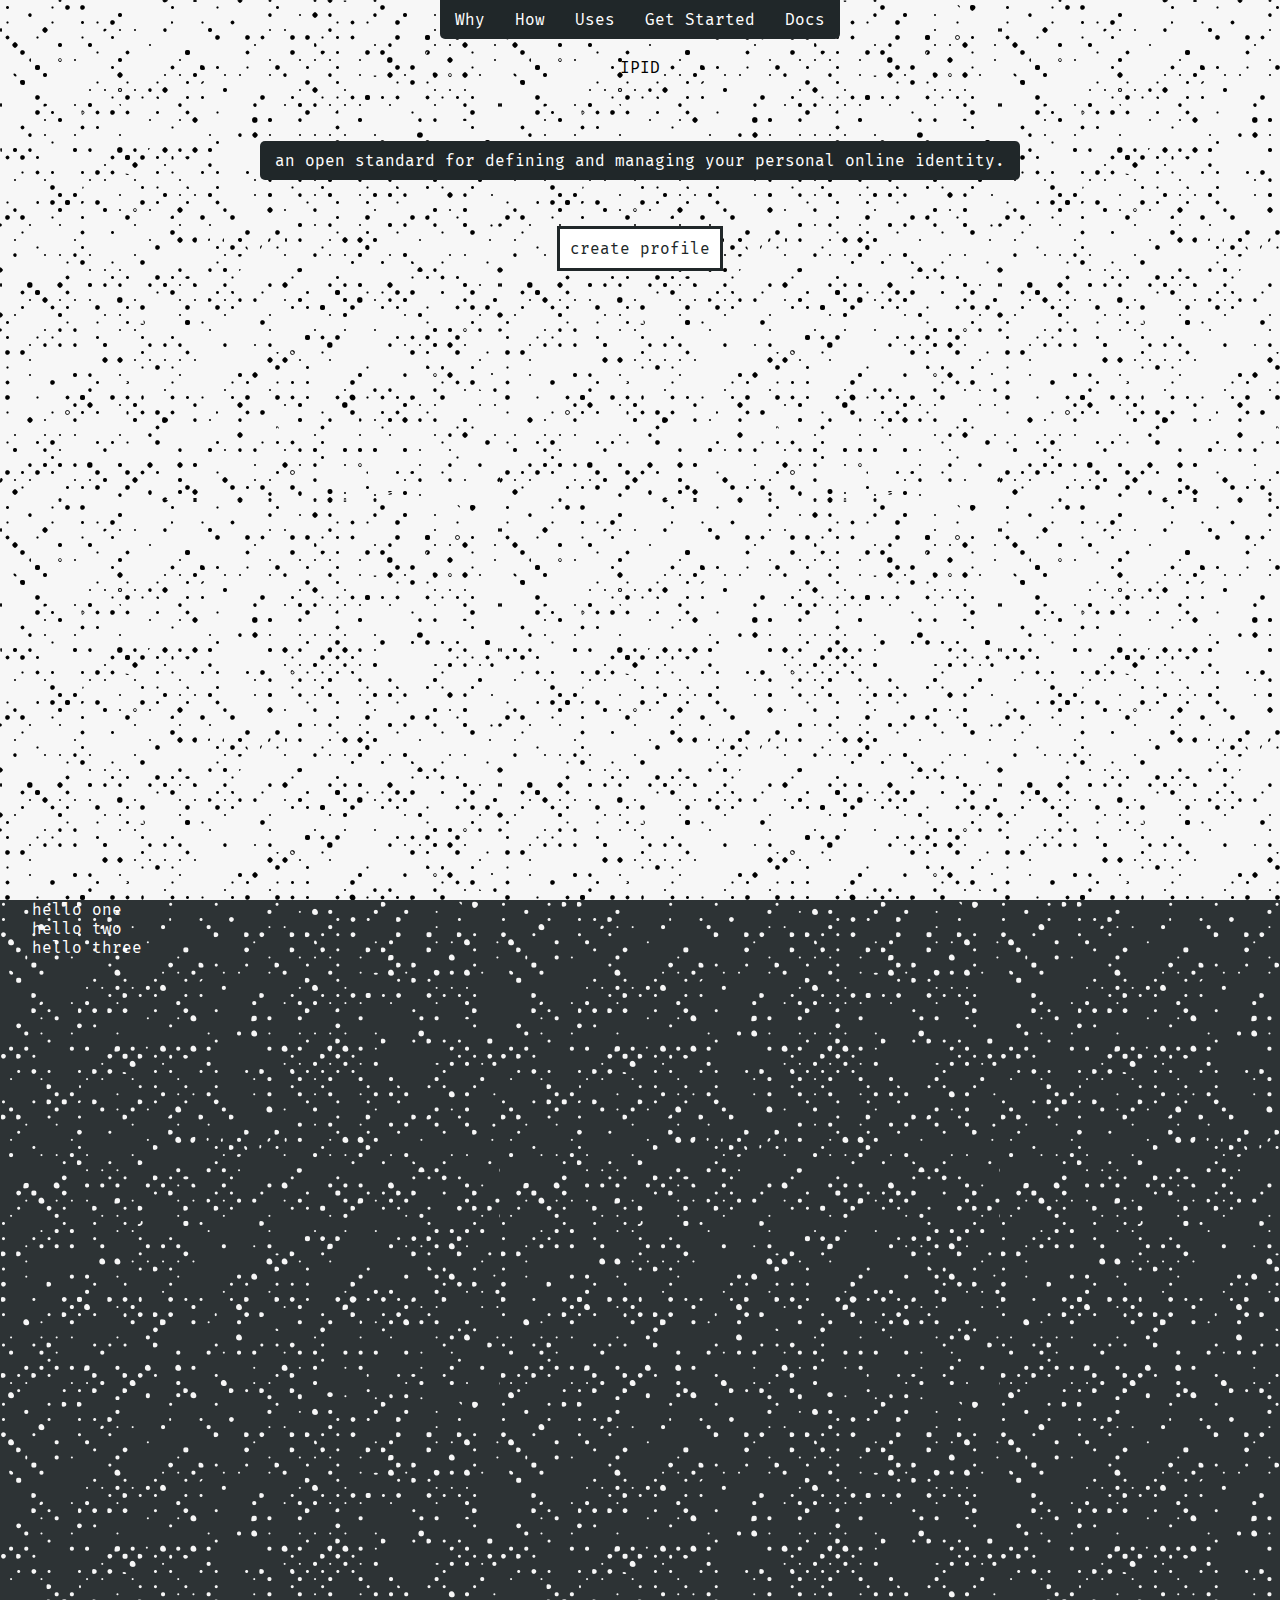
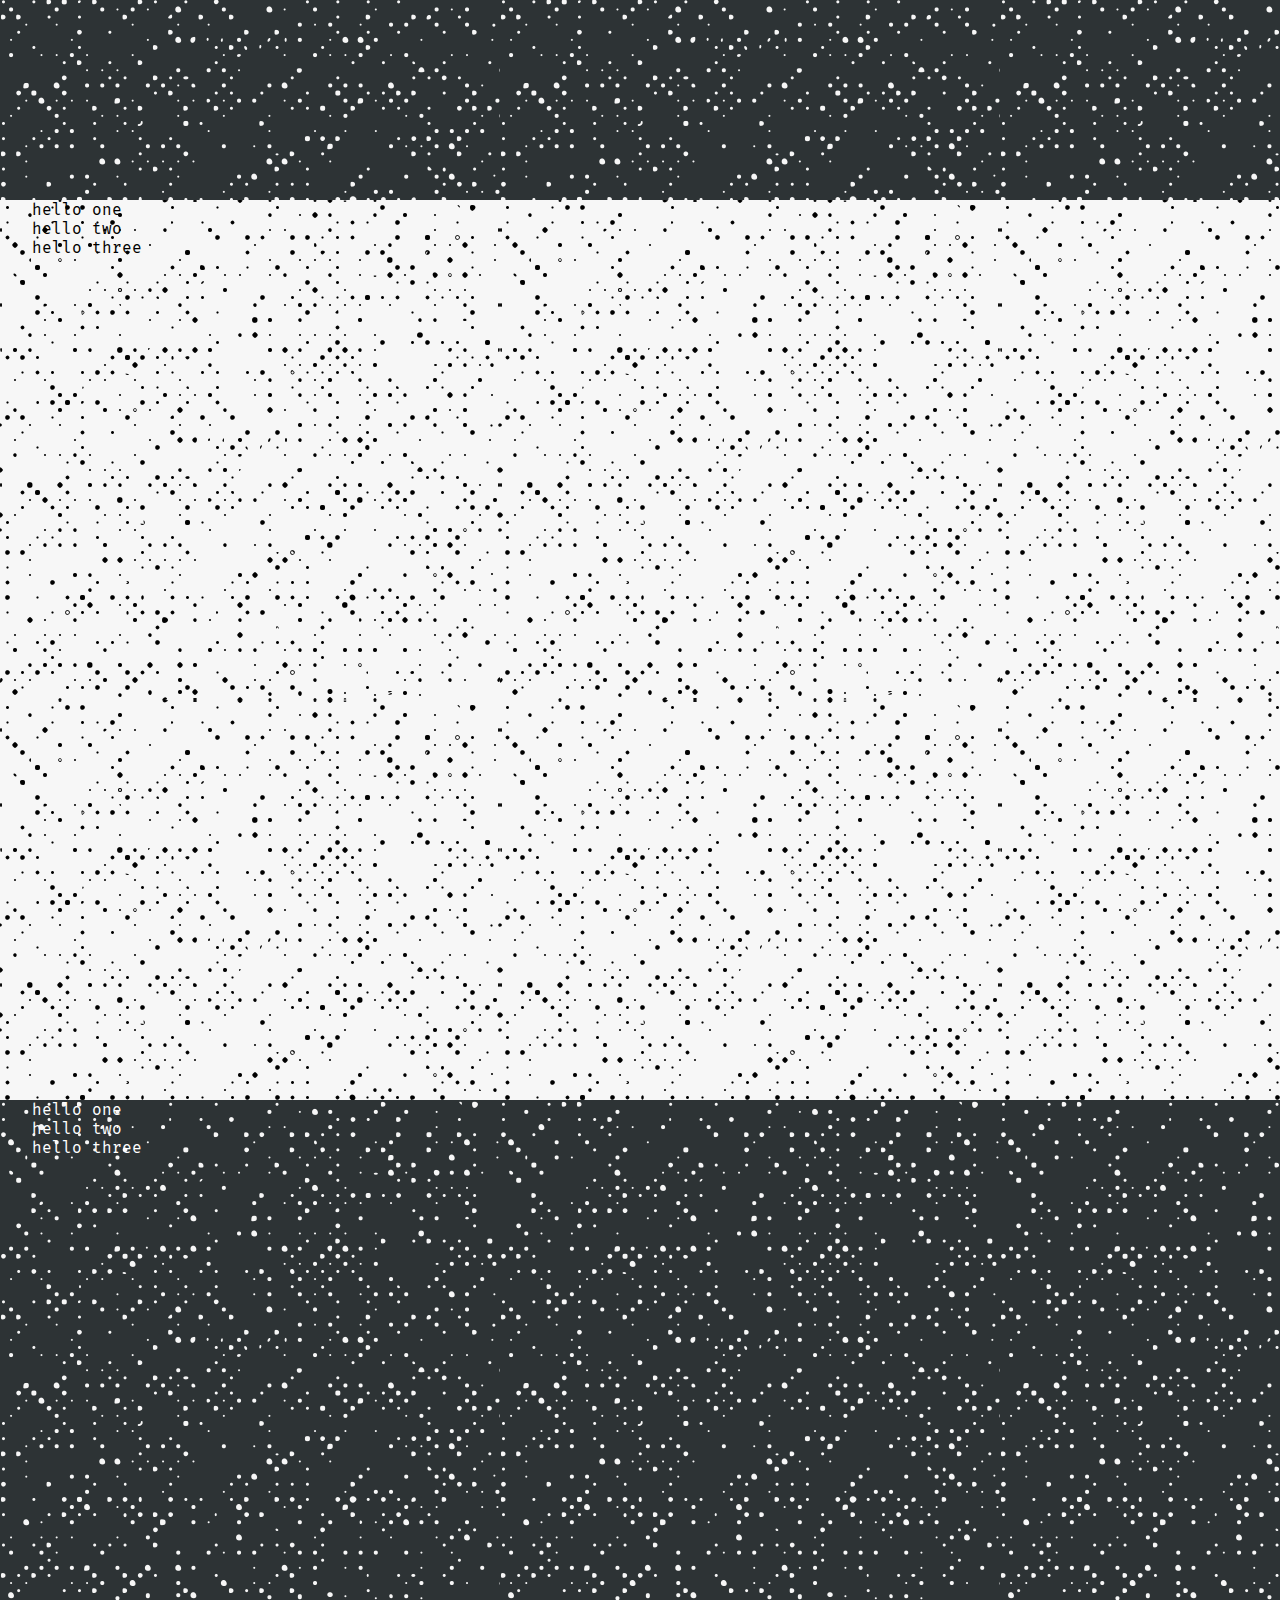
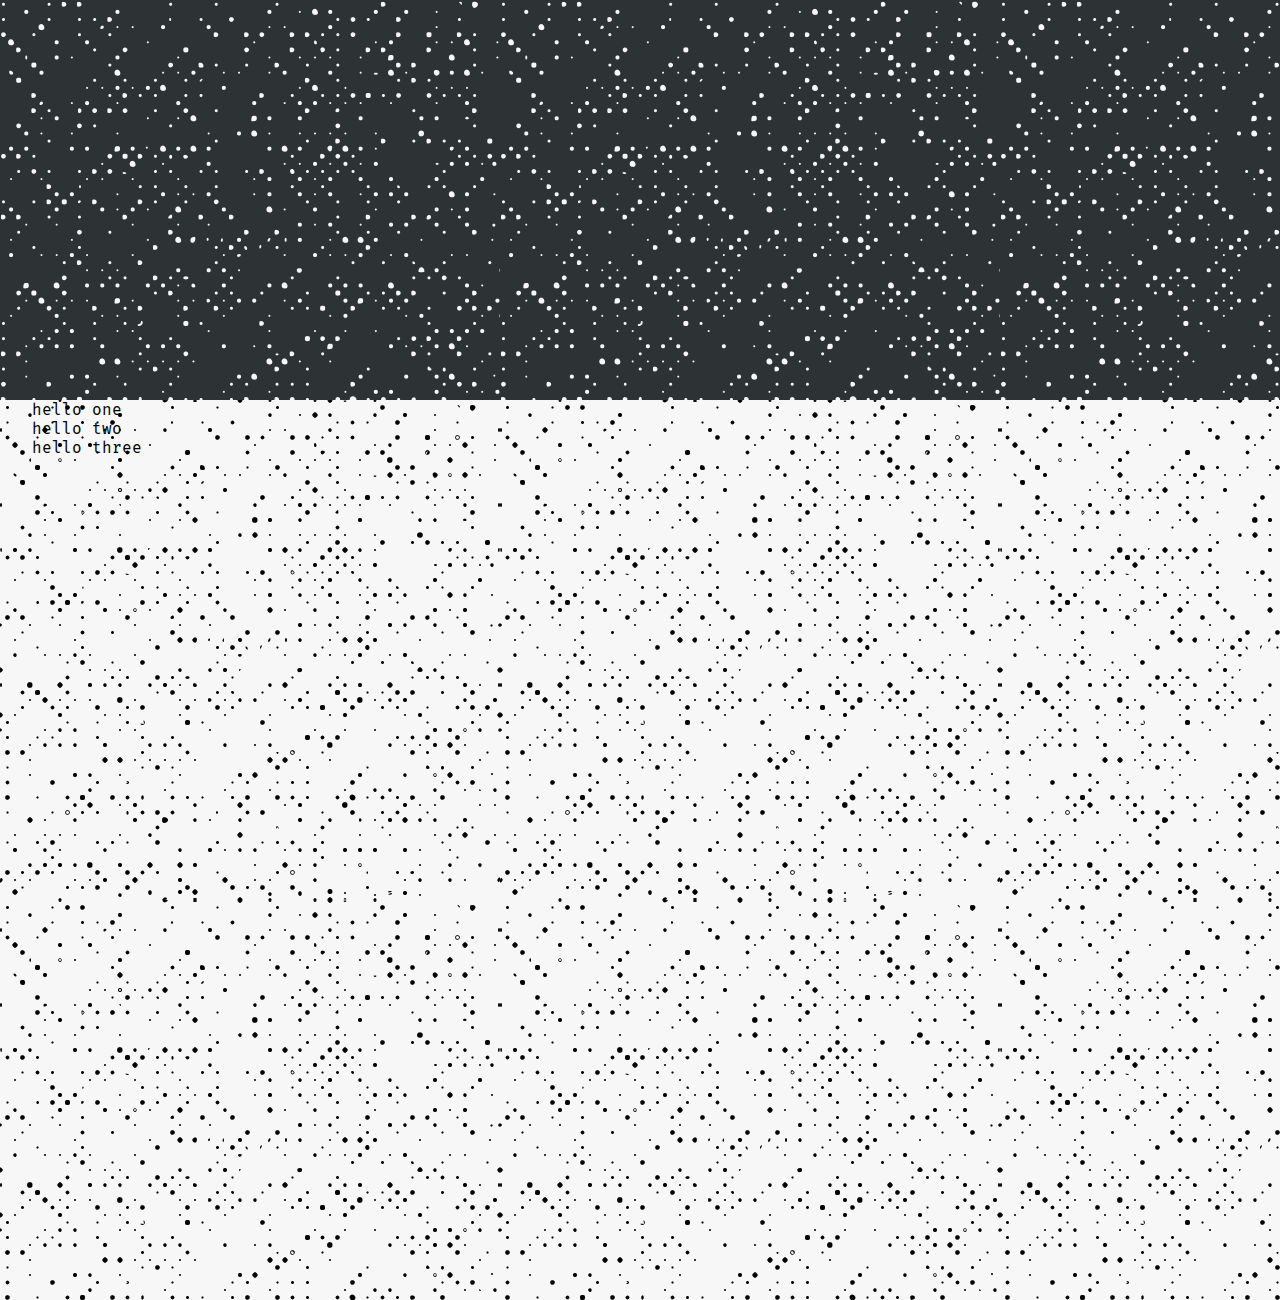
<file: index.html>
<!DOCTYPE html>

<html>
<head>
  <meta charset="UTF-8">

  <title>IPID</title>

  <link rel="stylesheet" type="text/css" href="site/style.css">
  <link href="https://fonts.googleapis.com/css?family=Fira+Mono" rel="stylesheet">
</head>
<body>
  <section id="landing">
    <div id="nav">
      <a href="#why">Why</a>
      <a href="#how">How</a>
      <a href="#uses">Uses</a>
      <a href="#getstarted">Get Started</a>
      <a href="#docs">Docs</a>
    </div>
    <br/>
    <div id="title">IPID</div>
    <br/>
    <div id="tagline">an open standard for defining and managing your personal online identity.</div>
    <br/>
    <a class="button" href="#getstarted">create profile</a>
  </section>

  <section id="why" class="dark">
    <div class="block">hello one</div>
    <div class="block">hello two</div>
    <div class="block">hello three</div>
  </section>

  <section id="how">
    <div class="block">hello one</div>
    <div class="block">hello two</div>
    <div class="block">hello three</div>
  </section>

  <section id="uses" class="dark">
    <div class="block">hello one</div>
    <div class="block">hello two</div>
    <div class="block">hello three</div>
  </section>

  <section id="getstarted">
    <div class="block">hello one</div>
    <div class="block">hello two</div>
    <div class="block">hello three</div>
  </section>
</body>
</html>
</file>
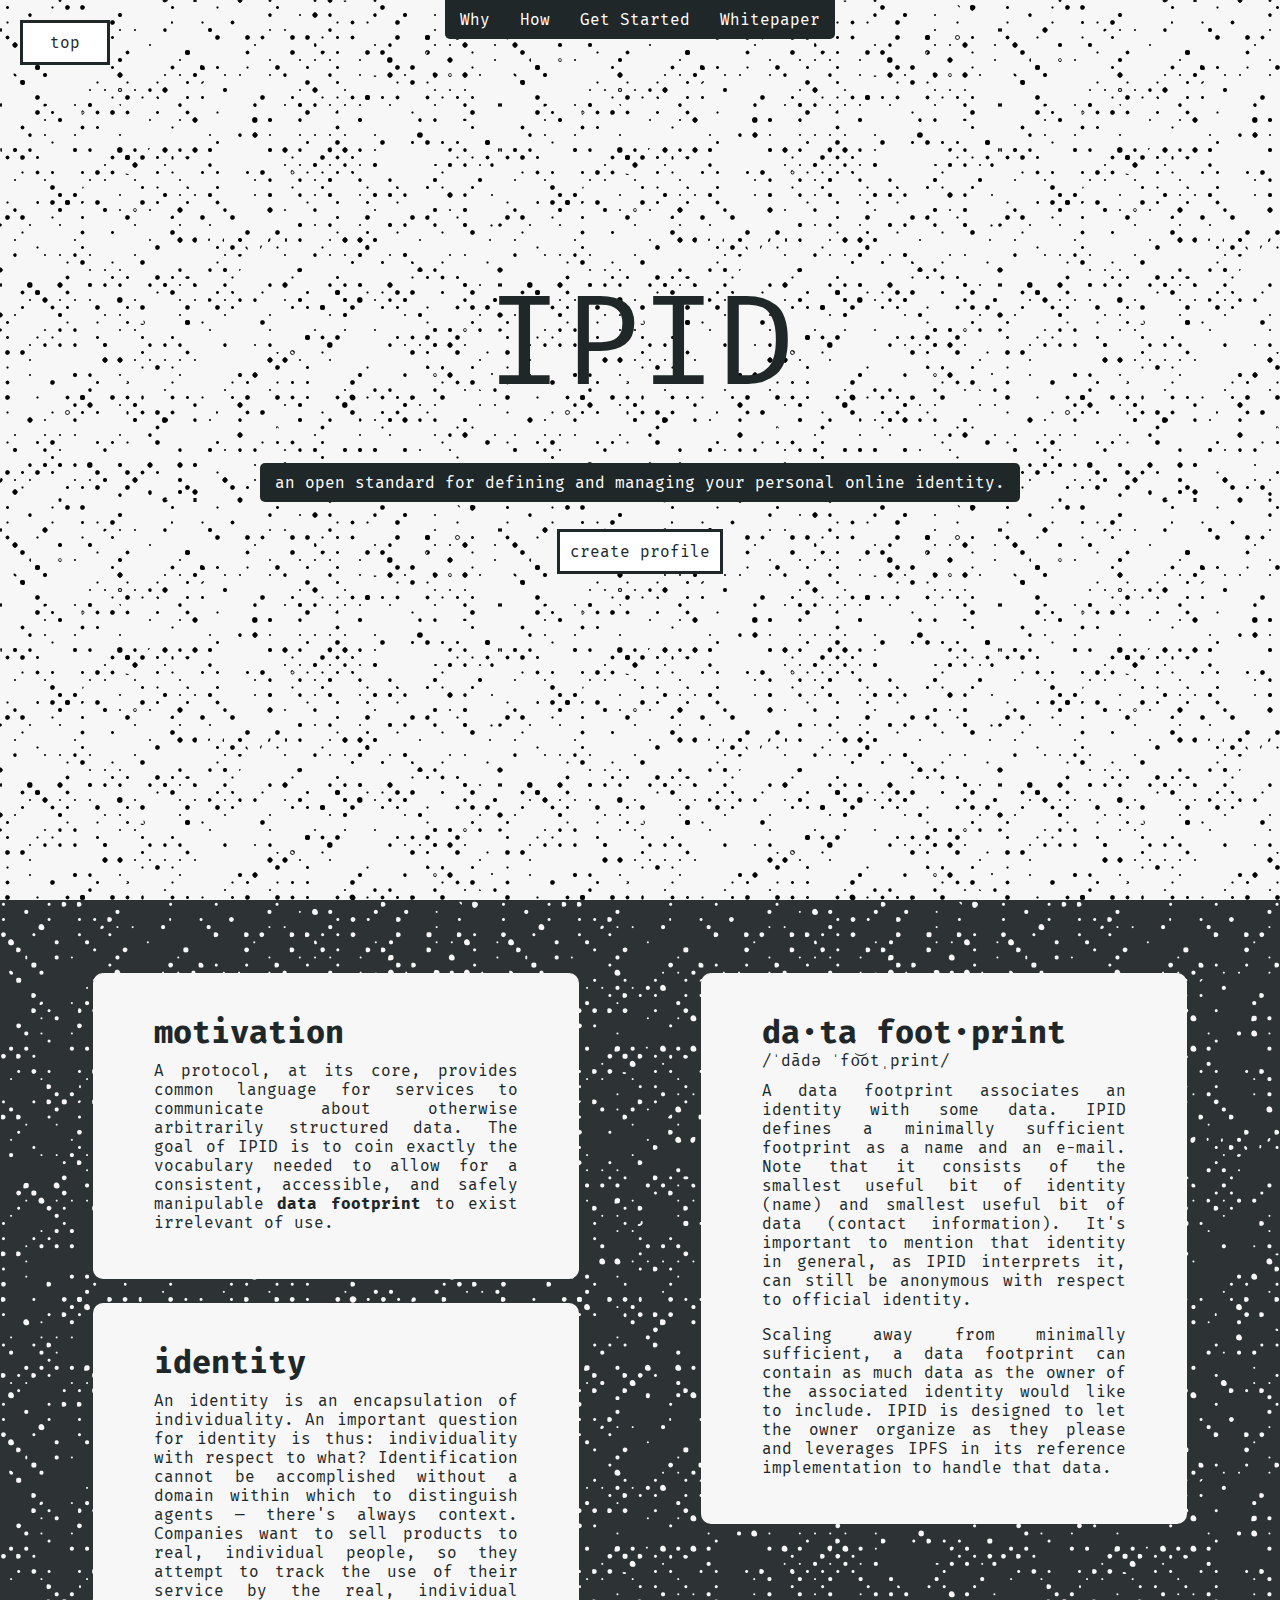
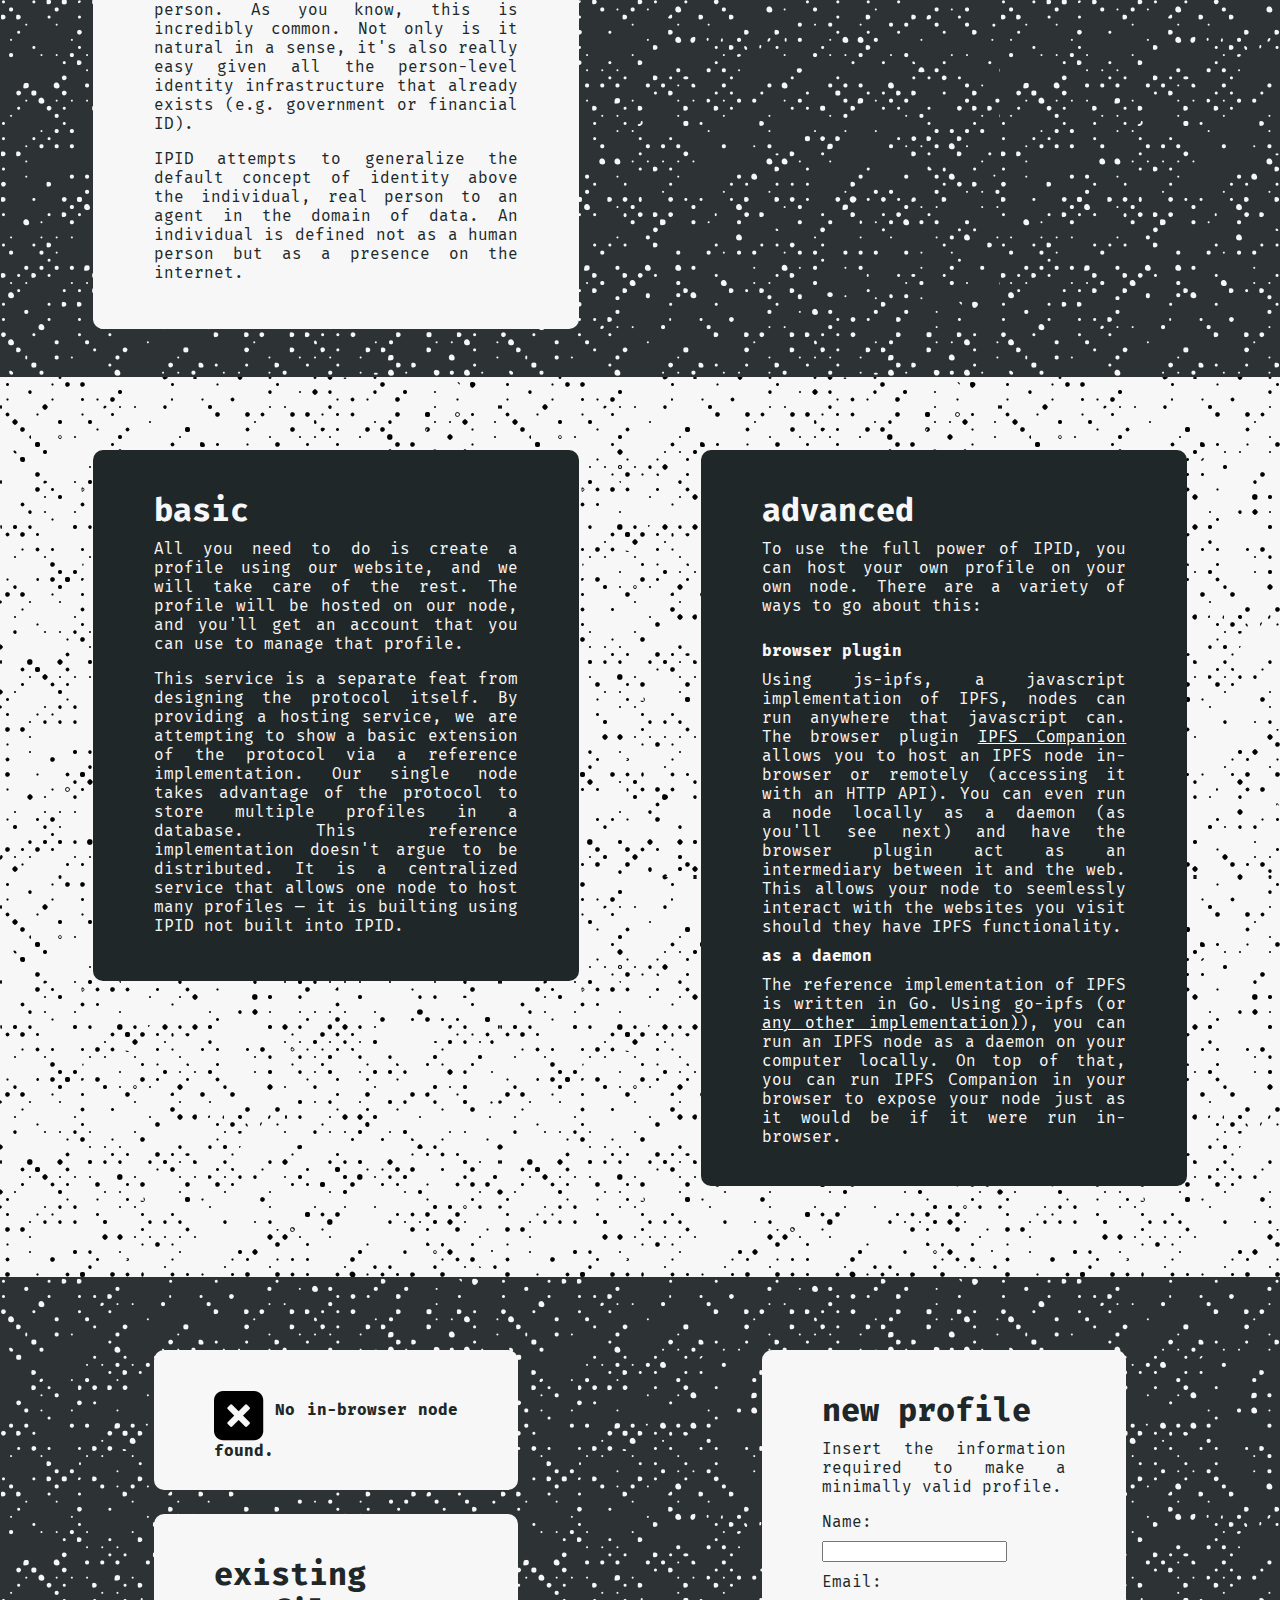
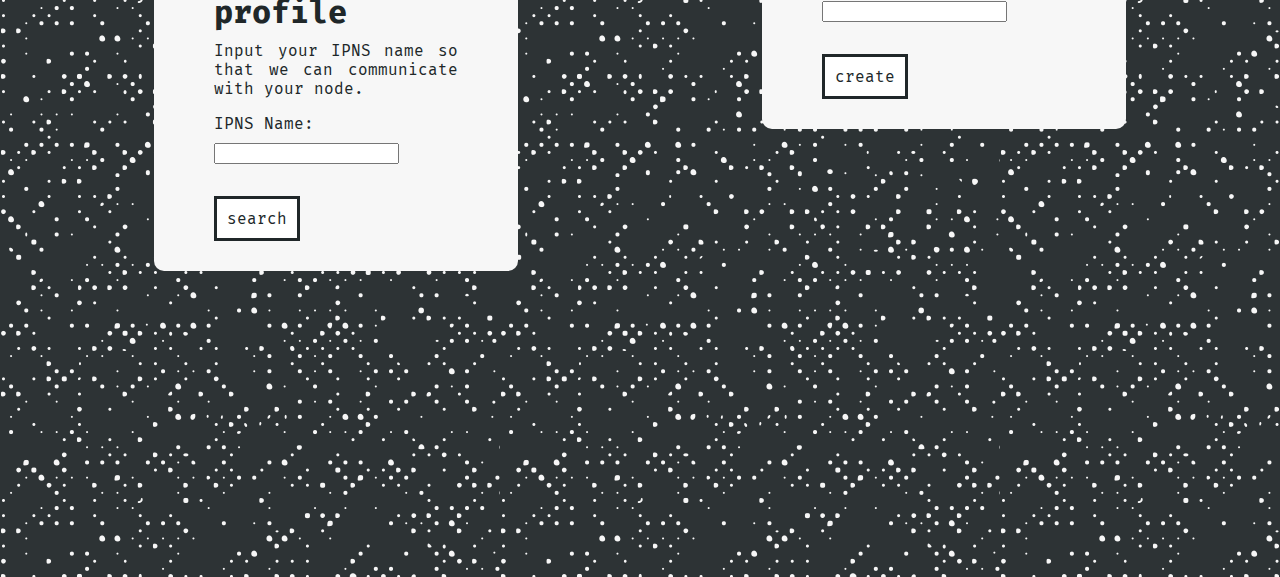
<file: site/index.html>
<!DOCTYPE html>

<html>
<head>
  <meta charset="UTF-8">

  <title>IPID</title>

  <link rel="stylesheet" type="text/css" href="style.css">
  <link href="https://fonts.googleapis.com/css?family=Fira+Mono" rel="stylesheet">
</head>
<body>
  <a id="totop" class="button" href="#">top</a>

  <section id="landing">
    <div id="nav">
      <a href="#why">Why</a>
      <a href="#how">How</a>
      <a href="#getstarted">Get Started</a>
      <a href="../docs/whitepaper.pdf" target="_blank">Whitepaper</a>
    </div>
    <div id="maintitle">IPID</div>
    <div id="tagline">an open standard for defining and managing your personal online identity.</div>
    <a class="button" href="#getstarted">create profile</a>
  </section>

  <section id="why" class="dark">
      <div class="column">
        <div class="content">
          <div class="columntitle">motivation</div>
          <p>
A protocol, at its core, provides common language for services to communicate about otherwise arbitrarily structured data. The goal of IPID is to coin exactly the vocabulary needed to allow for a consistent, accessible, and safely manipulable <b>data footprint</b> to exist irrelevant of use.
          </p>
        </div>
        <div class="content">
          <div class="columntitle">identity</div>
          <p>
An identity is an encapsulation of individuality. An important question for identity is thus: individuality with respect to what? Identification cannot be accomplished without a domain within which to distinguish agents — there's always context. Companies want to sell products to real, individual people, so they attempt to track the use of their service by the real, individual person. As you know, this is incredibly common. Not only is it natural in a sense, it's also really easy given all the person-level identity infrastructure that already exists (e.g. government or financial ID).
          </p>
          <p>
IPID attempts to generalize the default concept of identity above the individual, real person to an agent in the domain of data. An individual is defined not as a human person but as a presence on the internet.
          </p>
        </div>
      </div>
      <div class="column">
        <div class="content">
          <div class="columntitle">da·ta foot·print</div>
          <div class="pronunciation">/ˈdādə ˈfo͝otˌprint/</div>
          <p>
A data footprint associates an identity with some data. IPID defines a minimally sufficient footprint as a name and an e-mail. Note that it consists of the smallest useful bit of identity (name) and smallest useful bit of data (contact  information). It's important to mention that identity in general, as IPID interprets it, can still be anonymous with respect to official identity.
          </p>
          <p>
Scaling away from minimally sufficient, a data footprint can contain as much data as the owner of the associated identity would like to include. IPID is designed to let the owner organize as they please and leverages IPFS in its reference implementation to handle that data.
          </p>
        </div>
      </div>
  </section>

  <section id="how">
    <div class="column">
      <div class="content">
        <div class="columntitle">basic</div>
        <p>
All you need to do is create a profile using our website, and we will take care of the rest. The profile will be hosted on our node, and you'll get an account that you can use to manage that profile.
        </p>
        <p>
This service is a separate feat from designing the protocol itself. By providing a hosting service, we are attempting to show a basic extension of the protocol via a reference implementation. Our single node takes advantage of the protocol to store multiple profiles in a database. This reference implementation doesn't argue to be distributed. It is a centralized service that allows one node to host many profiles — it is builting using IPID not built into IPID.
        </p>
      </div>
    </div>
    <div class="column">
      <div class="content">
        <div class="columntitle">advanced</div>
        <p>
To use the full power of IPID, you can host your own profile on your own node. There are a variety of ways to go about this:
        </p>
        <ul>
          <li><b>browser plugin</b></li>
Using js-ipfs, a javascript implementation of IPFS, nodes can run anywhere that javascript can. The browser plugin <a href="https://github.com/ipfs-shipyard/ipfs-companion">IPFS Companion</a> allows you to host an IPFS node in-browser or remotely (accessing it with an HTTP API). You can even run a node locally as a daemon (as you'll see next) and have the browser plugin act as an intermediary between it and the web. This allows your node to seemlessly interact with the websites you visit should they have IPFS functionality.
          <li><b>as a daemon</b></li>
The reference implementation of IPFS is written in Go. Using go-ipfs (or <a href="https://github.com/ipfs/ipfs#protocol-implementations" target="_blank">any other implementation)</a>), you can run an IPFS node as a daemon on your computer locally. On top of that, you can run IPFS Companion in your browser to expose your node just as it would be if it were run in-browser.
        </ul>
      </div>
    </div>
  </section>

  <section id="getstarted" class="dark">
    <div class="column">
      <div class="content slim status">
        <img src="resources/nodenotfound.png">
No in-browser node found.
      </div>
      <div class="content slim">
        <div class="columntitle">existing profile</div>
        <p>Input your IPNS name so that we can communicate with your node.</p>
        <div class="label">IPNS Name:</div>
        <input class="input" type="text">
        <a class="button">search</a>
      </div>
    </div>
    <div class="column">
      <div class="content slim">
        <div class="columntitle">new profile</div>
        <p>Insert the information required to make a minimally valid profile.</p>
        <div class="label">Name:</div>
        <input class="input" type="text">
        <div class="label">Email:</div>
        <input class="input" type="text">
        <a class="button">create</a>
      </div>
    </div>
  </section>
</body>
</html>
</file>
<file: site/style.css>
/* GLOBAL STYLING
/******************************************************************************/

body {
  height: 100%;
  width: 100%;

  margin: 0;
  padding: 0;

  font-family: 'Fira Mono', monospace;
}

a {
  /* we are the future; blue links are the past */
  color: #fff;
  text-decoration: none;
}

.button {
  padding: 10px;
  text-decoration: none;

  background-color: #fff;
  border: medium solid #202729;

  color: #202729;
  text-align: center;
}

.button:hover {
  color: #fff;
  background-color: #202729;
}

.button#totop {
  position: fixed;
  min-width: 32px;
  width: 5vw;

  /* put totop above everything */
  z-index: 1000;

  margin: 0;
  top: 20px;
  left: 20px;
}

/* STRUCTURE
/******************************************************************************/

/* section                  = table      *
 * section .column          = table-cell *
 * section .column .content = block      */

section {
  display: table;
  height: 100vh;
  width: 100%;

  /* pad without increasing size of section */
  box-sizing: border-box;
  padding: 0 32px 0 32px;

  /* dots have transparency; set background color explicitly */
  background-image: url("resources/dots.png");
  background-color: #f7f7f7;
  color: #000;
}

/* every other section is .dark */
section.dark {
  background-image: url("resources/negativedots.png");
  color: #fff;
}

/* DESCENDENTS OF #landing
/******************************************************************************/

/* section#landing deviates from section structure */
section#landing > * {
  display: table;

  /* center children of #landing; children specify size */
  margin: auto;
}

section#landing #nav {
  /* prevent children's backgrounds from overriding border-radius */
  overflow: hidden;

  background-color: #202729;
  border-radius: 0px 0px 5px 5px;

  white-space: nowrap; /* ensure nav bar is always on one line */
  color: #fff;
}

section#landing #nav a {
  display: table-cell;
  padding: 10px 15px 10px 15px;
}

section#landing #nav a:hover {
  background-color: #000;
}

section#landing #maintitle {
  margin-top: 25vh;

  color: #202729;
  font-size: 8em;
}

section#landing #tagline {
  margin-top: 5vh;
  margin-bottom: 3vh;
  padding: 10px 15px 10px 15px;

  background-color: #202729;
  border-radius: 5px;

  color: #fff;
  text-align: center;
}

/* .column
/******************************************************************************/

section .column {
  display: table-cell;
  max-width: 0;
  min-height: 100px;

  padding-bottom: 4%;
  padding-top: 4%;

  text-align: center;
  vertical-align: top;
}

/* DESCENDENTS OF .column
/******************************************************************************/

section .column .content {
  width: 80%;

  margin: 4% auto 0;
  box-sizing: border-box;
  padding: 5% 10% 5% 10%;

  border-radius: 10px 10px 10px 10px;
  background-color: #202729;
  text-align: justify;
  color: #f7f7f7;
}

section .column .content.slim {
  width: 60%;
}

section.dark .column .content {
  background-color: #f7f7f7;
  color: #202729;
}

section .column:first-child {
  margin-top: 0;
}

/* all non-button links have underlines */
section .column .content a {
  text-decoration: underline;
}
section .column .content a.button {
  text-decoration: none;
  display: table;
  margin-top: 32px;
}

section .column .content ul, li {
  list-style-type: none;
  list-style-position: outside;

  margin-bottom: 10px;
  margin-top: 10px;
  padding: 0;
}

section .column .content .columntitle {
  font-size: 2em;
  font-weight: bold;
}

.content > * {
  display: table;
  margin-top: 10px;
}

/* MISCELLANEOUS
/******************************************************************************/

.pronunciation {
  margin-top: 0;
}

.status {
  font-weight: bold;
  margin-top: 10px;
  margin-bottom: 10px;
}

.content.status > * {
  display: inline-block;
  vertical-align: middle;
}
</file>
